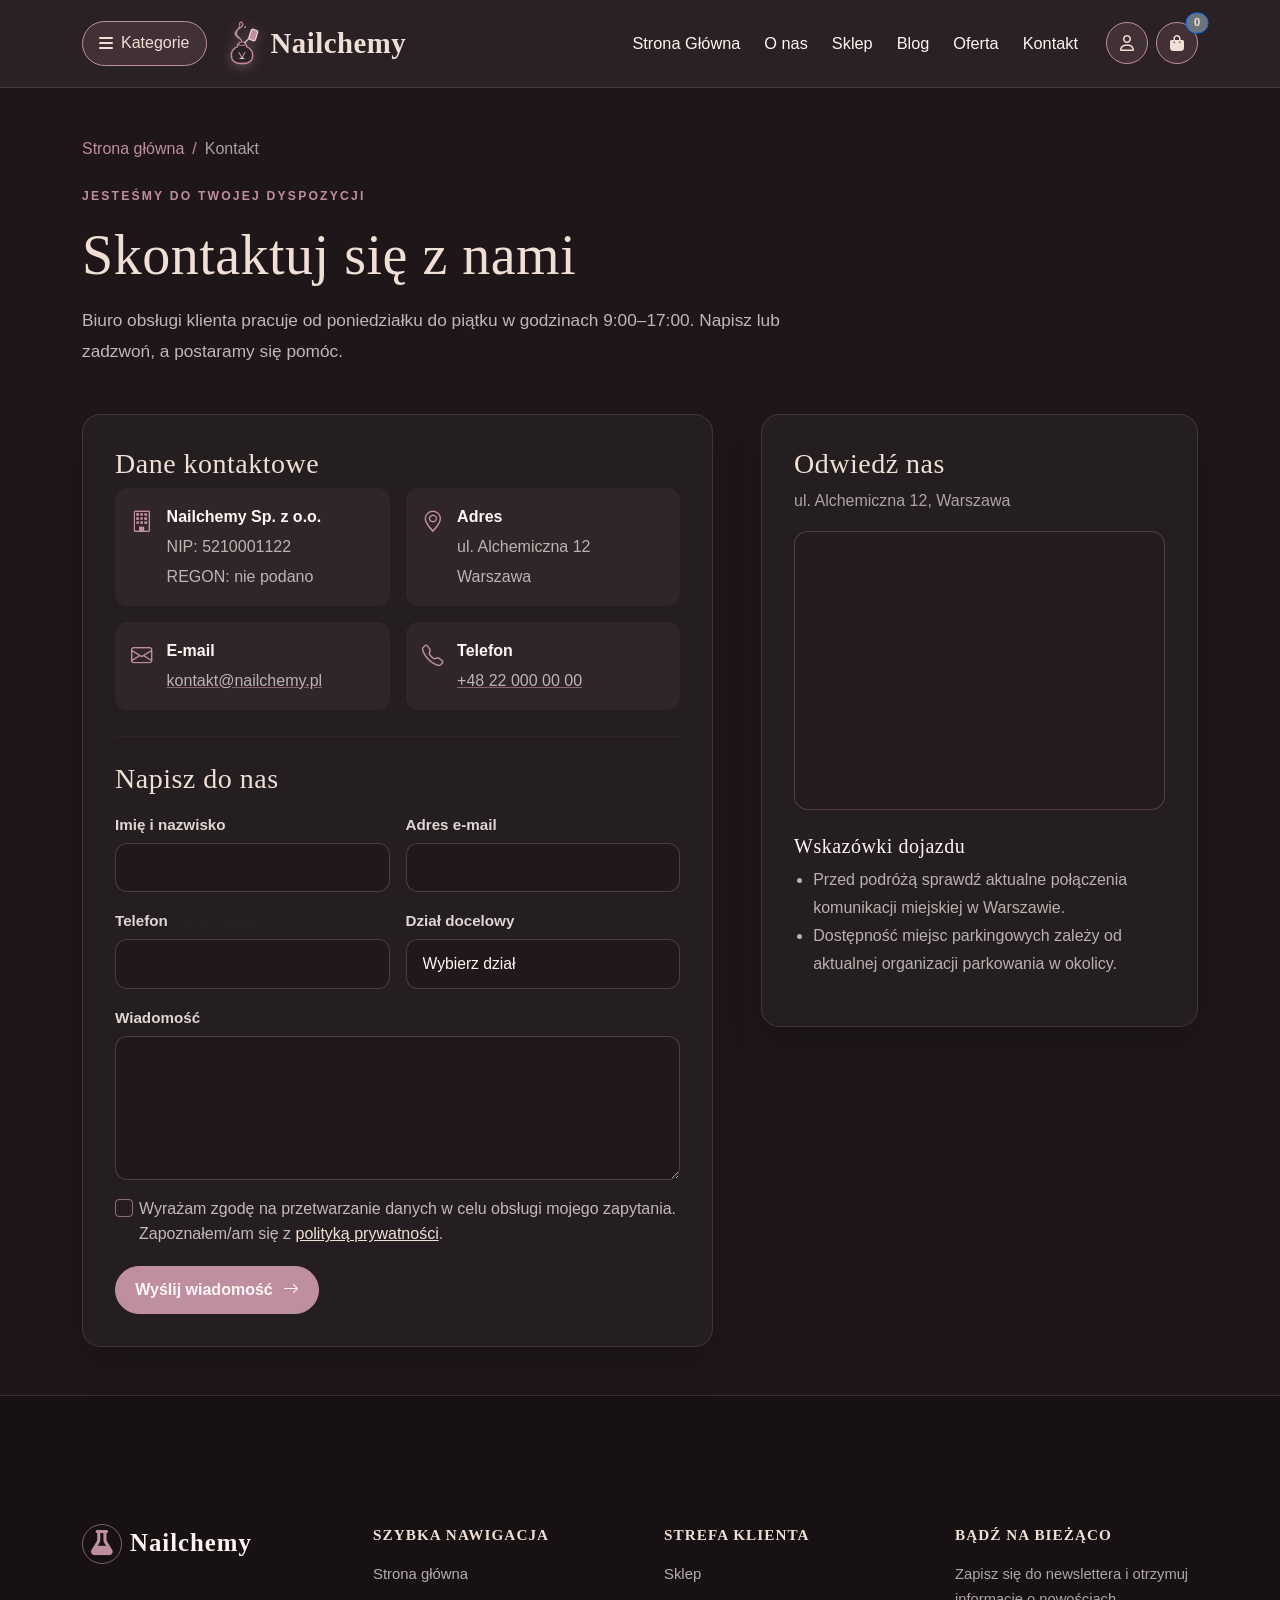
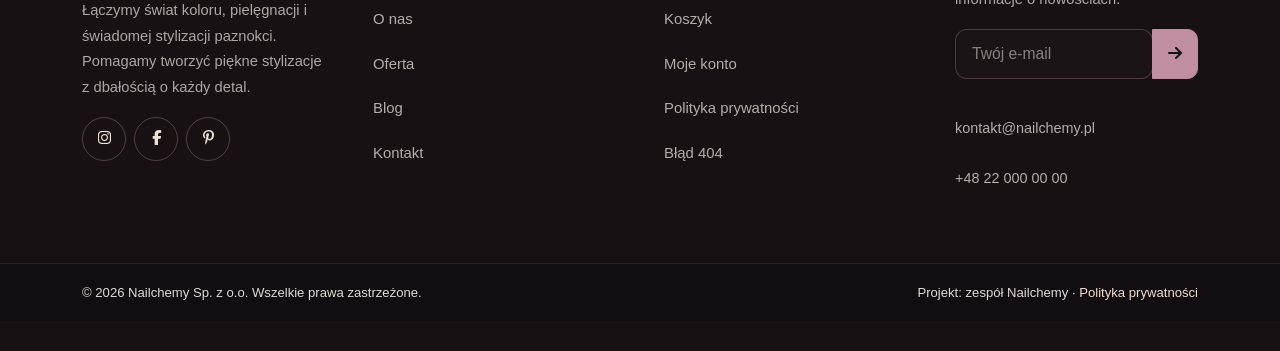
<file: kontakt.html>
<!DOCTYPE html>
<html lang="pl">
<head>
  <meta charset="UTF-8"><meta name="viewport" content="width=device-width, initial-scale=1.0">
  <title>Kontakt – Nailchemy</title>
  <meta name="description" content="Skontaktuj się z zespołem Nailchemy. Znajdź dane kontaktowe, godziny obsługi i formularz wiadomości.">
  <meta property="og:type" content="website"><meta property="og:title" content="Kontakt – Nailchemy"><meta property="og:description" content="Jesteśmy do Twojej dyspozycji. Skontaktuj się z Nailchemy."><meta property="og:image" content="https://images.unsplash.com/photo-1632345031435-8727f6897d53?auto=format&fit=crop&w=1200&q=80">
  <link href="https://cdn.jsdelivr.net/npm/bootstrap@5.3.2/dist/css/bootstrap.min.css" rel="stylesheet">
  <link rel="stylesheet" href="https://cdnjs.cloudflare.com/ajax/libs/font-awesome/6.4.2/css/all.min.css"><link rel="stylesheet" href="https://cdn.jsdelivr.net/npm/bootstrap-icons@1.11.3/font/bootstrap-icons.min.css">
  <link rel="stylesheet" href="css/style.css">
  <script type="application/ld+json">{"@context":"https://schema.org","@type":"LocalBusiness","name":"Nailchemy Sp. z o.o.","address":{"@type":"PostalAddress","streetAddress":"ul. Alchemiczna 12","addressLocality":"Warszawa","addressCountry":"PL"},"taxID":"5210001122","email":"kontakt@nailchemy.pl","telephone":"+48 22 000 00 00"}</script>
</head>
<body data-page="contact">
<script src="js/navbar.js"></script>
<main class="helper-page contact-page">
  <div class="container py-5">
    <nav aria-label="Nawigacja okruszkowa" class="mb-4"><ol class="breadcrumb helper-breadcrumb"><li class="breadcrumb-item"><a href="index.html">Strona główna</a></li><li class="breadcrumb-item active" aria-current="page">Kontakt</li></ol></nav>
    <header class="helper-page-header mb-5"><p class="helper-eyebrow">JESTEŚMY DO TWOJEJ DYSPOZYCJI</p><h1>Skontaktuj się z nami</h1><p class="helper-lead">Biuro obsługi klienta pracuje od poniedziałku do piątku w godzinach 9:00–17:00. Napisz lub zadzwoń, a postaramy się pomóc.</p></header>
    <div class="row g-4 g-xl-5 align-items-start">
      <div class="col-lg-7">
        <section class="helper-panel h-100" aria-labelledby="contact-data-heading">
          <h2 id="contact-data-heading" class="h3">Dane kontaktowe</h2>
          <div class="contact-details row g-3 mb-4">
            <div class="col-sm-6"><div class="contact-detail"><i class="bi bi-building" aria-hidden="true"></i><div><strong>Nailchemy Sp. z o.o.</strong><span>NIP: 5210001122</span><span>REGON: nie podano</span></div></div></div>
            <div class="col-sm-6"><div class="contact-detail"><i class="bi bi-geo-alt" aria-hidden="true"></i><div><strong>Adres</strong><span>ul. Alchemiczna 12</span><span>Warszawa</span></div></div></div>
            <div class="col-sm-6"><div class="contact-detail"><i class="bi bi-envelope" aria-hidden="true"></i><div><strong>E-mail</strong><a href="mailto:kontakt@nailchemy.pl">kontakt@nailchemy.pl</a></div></div></div>
            <div class="col-sm-6"><div class="contact-detail"><i class="bi bi-telephone" aria-hidden="true"></i><div><strong>Telefon</strong><a href="tel:+48220000000">+48 22 000 00 00</a></div></div></div>
          </div>
          <hr class="helper-divider">
          <h2 class="h3 mb-3">Napisz do nas</h2>
          <form id="contactForm" class="helper-form">
            <div class="row g-3">
              <div class="col-md-6"><label for="contactName" class="form-label">Imię i nazwisko</label><input class="form-control" type="text" id="contactName" name="name" autocomplete="name" required></div>
              <div class="col-md-6"><label for="contactEmail" class="form-label">Adres e-mail</label><input class="form-control" type="email" id="contactEmail" name="email" autocomplete="email" required></div>
              <div class="col-md-6"><label for="contactPhone" class="form-label">Telefon <span class="text-muted">(opcjonalnie)</span></label><input class="form-control" type="tel" id="contactPhone" name="phone" autocomplete="tel"></div>
              <div class="col-md-6"><label for="contactDepartment" class="form-label">Dział docelowy</label><select class="form-select" id="contactDepartment" name="department" required><option value="" selected disabled>Wybierz dział</option><option>Obsługa klienta</option><option>Współpraca</option><option>Reklamacje</option></select></div>
              <div class="col-12"><label for="contactMessage" class="form-label">Wiadomość</label><textarea class="form-control" id="contactMessage" name="message" rows="5" required></textarea></div>
              <div class="col-12"><div class="form-check"><input class="form-check-input" type="checkbox" value="yes" id="contactConsent" required><label class="form-check-label" for="contactConsent">Wyrażam zgodę na przetwarzanie danych w celu obsługi mojego zapytania. Zapoznałem/am się z <a href="polityka-prywatnosci.html">polityką prywatności</a>.</label></div></div>
              <div class="col-12 d-flex flex-column flex-sm-row align-items-sm-center gap-3"><button class="btn helper-button" type="submit">Wyślij wiadomość <i class="bi bi-arrow-right" aria-hidden="true"></i></button><span id="contactFeedback" class="form-feedback" role="status" aria-live="polite"></span></div>
            </div>
          </form>
        </section>
      </div>
      <aside class="col-lg-5" aria-labelledby="contact-location-heading">
        <section class="helper-panel contact-location-panel"><h2 id="contact-location-heading" class="h3">Odwiedź nas</h2><p class="helper-muted">ul. Alchemiczna 12, Warszawa</p>
          <div class="ratio ratio-4x3 contact-map"><iframe title="Mapa dojazdu do Nailchemy przy ulicy Alchemicznej 12 w Warszawie" src="https://www.google.com/maps?q=ul.+Alchemiczna+12,+Warszawa&output=embed" loading="lazy" referrerpolicy="no-referrer-when-downgrade" allowfullscreen></iframe></div>
          <h3 class="h5 mt-4">Wskazówki dojazdu</h3><ul class="contact-directions"><li>Przed podróżą sprawdź aktualne połączenia komunikacji miejskiej w Warszawie.</li><li>Dostępność miejsc parkingowych zależy od aktualnej organizacji parkowania w okolicy.</li></ul>
        </section>
      </aside>
    </div>
  </div>
</main>
<script src="js/footer.js"></script><script src="https://cdn.jsdelivr.net/npm/bootstrap@5.3.2/dist/js/bootstrap.bundle.min.js"></script><script src="js/main.js"></script>
<script>document.getElementById('contactForm').addEventListener('submit',function(e){e.preventDefault();document.getElementById('contactFeedback').textContent='Dziękujemy za wiadomość. To demonstracyjny formularz – nie wysyła danych na serwer.';this.reset();});</script>
</body></html>
</file>
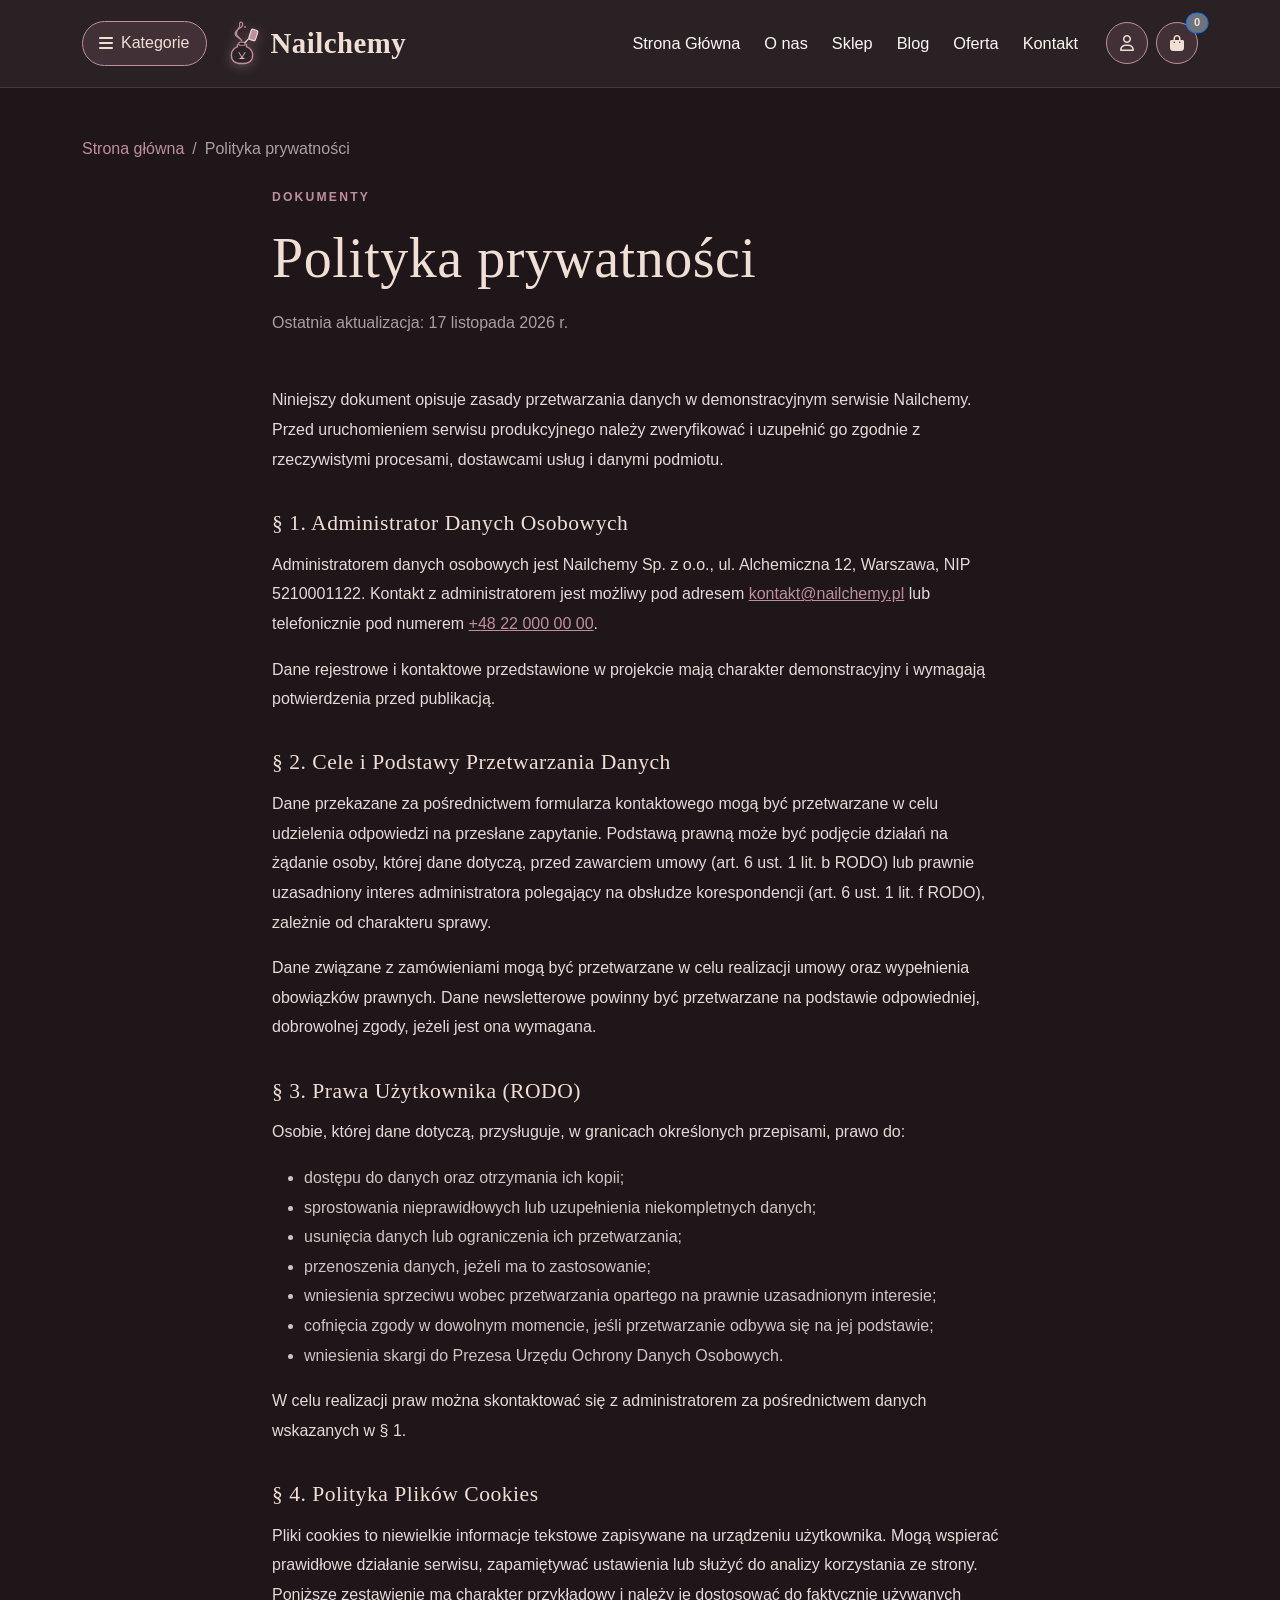
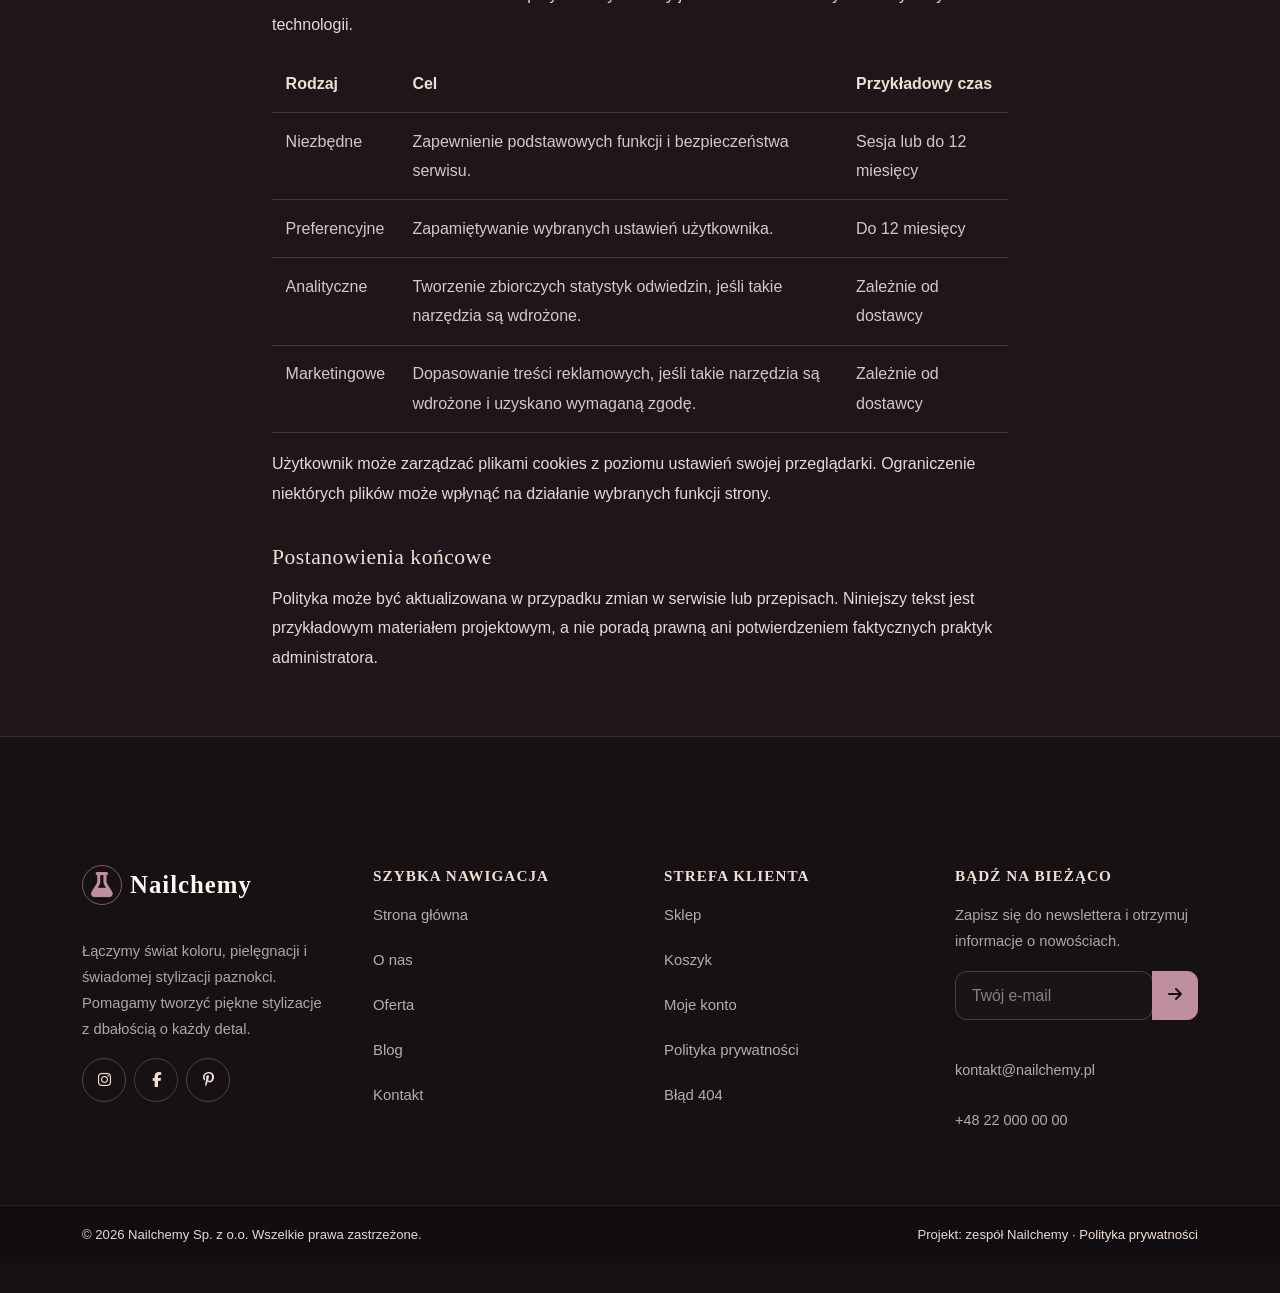
<file: polityka-prywatnosci.html>
<!DOCTYPE html>
<html lang="pl">
<head>
  <meta charset="UTF-8"><meta name="viewport" content="width=device-width, initial-scale=1.0">
  <title>Polityka prywatności – Nailchemy</title><meta name="description" content="Polityka prywatności serwisu Nailchemy. Informacje o administratorze, celach przetwarzania, prawach użytkownika i plikach cookies.">
  <meta property="og:type" content="website"><meta property="og:title" content="Polityka prywatności – Nailchemy"><meta property="og:description" content="Zasady przetwarzania danych i wykorzystywania plików cookies w serwisie Nailchemy."><meta property="og:image" content="https://images.unsplash.com/photo-1632345031435-8727f6897d53?auto=format&fit=crop&w=1200&q=80">
  <link href="https://cdn.jsdelivr.net/npm/bootstrap@5.3.2/dist/css/bootstrap.min.css" rel="stylesheet"><link rel="stylesheet" href="https://cdnjs.cloudflare.com/ajax/libs/font-awesome/6.4.2/css/all.min.css"><link rel="stylesheet" href="css/style.css">
  <script type="application/ld+json">{"@context":"https://schema.org","@type":"WebPage","name":"Polityka prywatności – Nailchemy","publisher":{"@type":"Organization","name":"Nailchemy Sp. z o.o."}}</script>
</head>
<body data-page="privacy">
<script src="js/navbar.js"></script>
<main class="helper-page privacy-page"><div class="container py-5">
  <nav aria-label="Nawigacja okruszkowa" class="mb-4"><ol class="breadcrumb helper-breadcrumb"><li class="breadcrumb-item"><a href="index.html">Strona główna</a></li><li class="breadcrumb-item active" aria-current="page">Polityka prywatności</li></ol></nav>
  <div class="row"><article class="col-12 col-lg-8 mx-auto privacy-article">
    <header class="helper-page-header mb-5"><p class="helper-eyebrow">DOKUMENTY</p><h1>Polityka prywatności</h1><p class="helper-muted">Ostatnia aktualizacja: 17 listopada 2026 r.</p></header>
    <p>Niniejszy dokument opisuje zasady przetwarzania danych w demonstracyjnym serwisie Nailchemy. Przed uruchomieniem serwisu produkcyjnego należy zweryfikować i uzupełnić go zgodnie z rzeczywistymi procesami, dostawcami usług i danymi podmiotu.</p>
    <section><h2>§ 1. Administrator Danych Osobowych</h2><p>Administratorem danych osobowych jest Nailchemy Sp. z o.o., ul. Alchemiczna 12, Warszawa, NIP 5210001122. Kontakt z administratorem jest możliwy pod adresem <a href="mailto:kontakt@nailchemy.pl">kontakt@nailchemy.pl</a> lub telefonicznie pod numerem <a href="tel:+48220000000">+48 22 000 00 00</a>.</p><p>Dane rejestrowe i kontaktowe przedstawione w projekcie mają charakter demonstracyjny i wymagają potwierdzenia przed publikacją.</p></section>
    <section><h2>§ 2. Cele i Podstawy Przetwarzania Danych</h2><p>Dane przekazane za pośrednictwem formularza kontaktowego mogą być przetwarzane w celu udzielenia odpowiedzi na przesłane zapytanie. Podstawą prawną może być podjęcie działań na żądanie osoby, której dane dotyczą, przed zawarciem umowy (art. 6 ust. 1 lit. b RODO) lub prawnie uzasadniony interes administratora polegający na obsłudze korespondencji (art. 6 ust. 1 lit. f RODO), zależnie od charakteru sprawy.</p><p>Dane związane z zamówieniami mogą być przetwarzane w celu realizacji umowy oraz wypełnienia obowiązków prawnych. Dane newsletterowe powinny być przetwarzane na podstawie odpowiedniej, dobrowolnej zgody, jeżeli jest ona wymagana.</p></section>
    <section><h2>§ 3. Prawa Użytkownika (RODO)</h2><p>Osobie, której dane dotyczą, przysługuje, w granicach określonych przepisami, prawo do:</p><ul><li>dostępu do danych oraz otrzymania ich kopii;</li><li>sprostowania nieprawidłowych lub uzupełnienia niekompletnych danych;</li><li>usunięcia danych lub ograniczenia ich przetwarzania;</li><li>przenoszenia danych, jeżeli ma to zastosowanie;</li><li>wniesienia sprzeciwu wobec przetwarzania opartego na prawnie uzasadnionym interesie;</li><li>cofnięcia zgody w dowolnym momencie, jeśli przetwarzanie odbywa się na jej podstawie;</li><li>wniesienia skargi do Prezesa Urzędu Ochrony Danych Osobowych.</li></ul><p>W celu realizacji praw można skontaktować się z administratorem za pośrednictwem danych wskazanych w § 1.</p></section>
    <section><h2>§ 4. Polityka Plików Cookies</h2><p>Pliki cookies to niewielkie informacje tekstowe zapisywane na urządzeniu użytkownika. Mogą wspierać prawidłowe działanie serwisu, zapamiętywać ustawienia lub służyć do analizy korzystania ze strony. Poniższe zestawienie ma charakter przykładowy i należy je dostosować do faktycznie używanych technologii.</p>
      <div class="table-responsive"><table class="table privacy-cookies-table"><thead><tr><th scope="col">Rodzaj</th><th scope="col">Cel</th><th scope="col">Przykładowy czas</th></tr></thead><tbody><tr><td>Niezbędne</td><td>Zapewnienie podstawowych funkcji i bezpieczeństwa serwisu.</td><td>Sesja lub do 12 miesięcy</td></tr><tr><td>Preferencyjne</td><td>Zapamiętywanie wybranych ustawień użytkownika.</td><td>Do 12 miesięcy</td></tr><tr><td>Analityczne</td><td>Tworzenie zbiorczych statystyk odwiedzin, jeśli takie narzędzia są wdrożone.</td><td>Zależnie od dostawcy</td></tr><tr><td>Marketingowe</td><td>Dopasowanie treści reklamowych, jeśli takie narzędzia są wdrożone i uzyskano wymaganą zgodę.</td><td>Zależnie od dostawcy</td></tr></tbody></table></div>
      <p>Użytkownik może zarządzać plikami cookies z poziomu ustawień swojej przeglądarki. Ograniczenie niektórych plików może wpłynąć na działanie wybranych funkcji strony.</p>
    </section>
    <section><h2>Postanowienia końcowe</h2><p>Polityka może być aktualizowana w przypadku zmian w serwisie lub przepisach. Niniejszy tekst jest przykładowym materiałem projektowym, a nie poradą prawną ani potwierdzeniem faktycznych praktyk administratora.</p></section>
  </article></div>
</div></main>
<script src="js/footer.js"></script><script src="https://cdn.jsdelivr.net/npm/bootstrap@5.3.2/dist/js/bootstrap.bundle.min.js"></script><script src="js/main.js"></script>
</body></html>
</file>
<file: css/style.css>
:root {
    --primary-color: #BF8EA0;   /* Rose Dusty Gold */
    --secondary-color: #664E56; /* Deep Warm Plum */
    --accent-color: #F0DFD5;    /* Soft Cream Nude */
    --text-color: #fff7f2;      /* Soft Silk Off-White */
    --bg-dark: #1E1619;         /* Deep Background */
    --bg-card: #2C2226;         /* Card Background */
    --bg-glass: rgba(44, 34, 38, 0.94);
    --font-heading: 'Palatino', 'URW Palladio L', serif;
    --font-body: 'Gill Sans', 'Gill Sans MT', Calibri, sans-serif;
    --transition-smooth: all 0.35s cubic-bezier(0.4, 0, 0.2, 1);
    --box-shadow-glow: 0 10px 30px rgba(191, 142, 160, 0.25);
}

html {
    scroll-behavior: smooth;
    font-size: 16px;
}

body {
    background-color: var(--bg-dark);
    color: var(--text-color);
    font-family: var(--font-body);
    line-height: 1.65;
    overflow-x: hidden;
}

h1, h2, h3, h4, h5, h6, .navbar-brand {
    font-family: var(--font-heading);
    color: var(--text-color);
    letter-spacing: 0.5px;
}

p {
    color: rgba(255, 247, 242, 0.88);
}

.text-accent {
    color: var(--accent-color) !important;
}

.text-primary-brand {
    color: var(--primary-color) !important;
}

/* Sekcja Title Wrapper */
.section-title-wrapper {
    text-align: center;
    margin-bottom: 3.5rem;
    position: relative;
}

.section-title-wrapper h2 {
    font-size: 2.3rem;
    font-weight: 700;
    display: inline-block;
    position: relative;
}

.section-title-wrapper h2::after {
    content: '';
    display: block;
    width: 65px;
    height: 3px;
    background: linear-gradient(90deg, var(--primary-color), var(--accent-color));
    margin: 12px auto 0 auto;
    border-radius: 2px;
}

/* Nawigacja Główna */
.navbar-custom {
    background-color: var(--bg-glass);
    backdrop-filter: blur(12px);
    -webkit-backdrop-filter: blur(12px);
    border-bottom: 1px solid rgba(191, 142, 160, 0.2);
    padding: 0.9rem 0;
    transition: var(--transition-smooth);
    z-index: 1040;
}

.btn-categories-trigger {
    background: rgba(191, 142, 160, 0.15);
    border: 1px solid var(--primary-color);
    color: var(--accent-color);
    padding: 8px 16px;
    border-radius: 50px;
    font-weight: 500;
    display: inline-flex;
    align-items: center;
    gap: 8px;
    transition: var(--transition-smooth);
    cursor: pointer;
}

.btn-categories-trigger:hover {
    background: var(--primary-color);
    color: #fff;
    box-shadow: 0 4px 15px rgba(191, 142, 160, 0.3);
}

.brand-logo-svg {
    width: 38px;
    height: 48px;
    display: inline-block;
    vertical-align: middle;
    filter: drop-shadow(0 2px 6px rgba(191, 142, 160, 0.4));
    transition: var(--transition-smooth);
}

.navbar-brand:hover .brand-logo-svg {
    transform: scale(1.08) rotate(-3deg);
    filter: drop-shadow(0 0 12px rgba(240, 223, 213, 0.7));
}

.navbar-brand {
    font-size: 1.8rem;
    font-weight: 700;
    color: var(--accent-color) !important;
    display: flex;
    align-items: center;
    gap: 10px;
    cursor: pointer;
}

.nav-link {
    color: var(--text-color) !important;
    font-size: 1.02rem;
    font-weight: 500;
    margin: 0 4px;
    cursor: pointer;
    transition: var(--transition-smooth);
}

.nav-link:hover, .nav-link.active {
    color: var(--accent-color) !important;
}

/* Ikony Akcji E-Commerce w Navbarze (Konto & Koszyk z badge '2') */
.nav-ecommerce-icon {
    background: rgba(191, 142, 160, 0.15);
    border: 1px solid var(--primary-color);
    color: var(--accent-color);
    width: 42px;
    height: 42px;
    border-radius: 50%;
    display: inline-flex;
    align-items: center;
    justify-content: center;
    transition: var(--transition-smooth);
    text-decoration: none;
    cursor: pointer;
}

.nav-ecommerce-icon:hover {
    background: var(--primary-color);
    color: #fff;
    box-shadow: 0 4px 15px rgba(191, 142, 160, 0.3);
    transform: translateY(-2px);
}

/* Offcanvas Drawers */
.offcanvas-custom {
    background-color: var(--bg-card);
    color: var(--text-color);
    border-color: rgba(191, 142, 160, 0.3);
    width: 380px !important;
    max-width: 85vw;
}

.offcanvas-header {
    border-bottom: 1px solid rgba(191, 142, 160, 0.25);
    padding: 1.5rem;
    background-color: rgba(30, 22, 25, 0.5);
}

.offcanvas-title {
    font-family: var(--font-heading);
    color: var(--accent-color);
    font-size: 1.35rem;
    display: flex;
    align-items: center;
    gap: 10px;
}

.category-group-title {
    font-family: var(--font-heading);
    color: var(--accent-color);
    font-size: 1.05rem;
    font-weight: 700;
    margin-top: 1rem;
    margin-bottom: 0.5rem;
    padding-bottom: 4px;
    border-bottom: 1px solid rgba(191, 142, 160, 0.2);
    display: flex;
    align-items: center;
    gap: 8px;
}

.category-item-link {
    color: rgba(255, 247, 242, 0.85);
    text-decoration: none;
    display: block;
    padding: 6px 10px;
    border-radius: 8px;
    font-size: 0.92rem;
    transition: var(--transition-smooth);
    cursor: pointer;
}

.category-item-link:hover {
    background: rgba(191, 142, 160, 0.15);
    color: var(--accent-color);
    padding-left: 14px;
}

/* Cart Drawer Items */
.cart-drawer-item {
    display: flex;
    align-items: center;
    gap: 14px;
    padding: 14px 0;
    border-bottom: 1px solid rgba(191, 142, 160, 0.15);
}

.cart-drawer-img {
    width: 65px;
    height: 65px;
    border-radius: 12px;
    object-fit: cover;
    border: 1px solid rgba(191, 142, 160, 0.3);
}

.cart-drawer-info {
    flex-grow: 1;
}

.cart-drawer-name {
    font-size: 0.95rem;
    font-weight: 600;
    color: var(--accent-color);
    margin-bottom: 3px;
}

.cart-drawer-price {
    font-size: 0.9rem;
    color: var(--text-color);
}

.cart-qty-btn {
    background: rgba(102, 78, 86, 0.4);
    border: 1px solid rgba(191, 142, 160, 0.3);
    color: #fff;
    width: 26px;
    height: 26px;
    border-radius: 50%;
    display: inline-flex;
    align-items: center;
    justify-content: center;
    cursor: pointer;
    font-size: 0.8rem;
    transition: var(--transition-smooth);
}

.cart-qty-btn:hover {
    background: var(--primary-color);
}

.cart-remove-btn {
    color: #ff6b6b;
    background: none;
    border: none;
    cursor: pointer;
    font-size: 0.9rem;
    padding: 4px;
    transition: var(--transition-smooth);
}

.cart-remove-btn:hover {
    color: #ff4d4d;
    transform: scale(1.1);
}

.cart-drawer-footer {
    border-top: 1px solid rgba(191, 142, 160, 0.25);
    padding: 1.5rem;
    background-color: rgba(30, 22, 25, 0.6);
}

/* Hero Section */
#hero {
    position: relative;
    padding: 160px 0 120px 0;
    background: linear-gradient(90deg, rgba(30, 22, 25, 0.88) 0%, rgba(30, 22, 25, 0.65) 50%, rgba(30, 22, 25, 0.35) 100%), 
                url('https://images.unsplash.com/photo-1604654894610-df63bc536371?auto=format&fit=crop&w=1920&q=80') center/cover no-repeat;
    overflow: hidden;
    min-height: 85vh;
    display: flex;
    align-items: center;
}

.hero-top-tag {
    font-size: 0.82rem;
    letter-spacing: 2.5px;
    text-transform: uppercase;
    color: rgba(240, 223, 213, 0.7);
    font-weight: 600;
    margin-bottom: 1rem;
}

.hero-title {
    font-size: clamp(3.2rem, 6vw, 5.2rem);
    font-weight: 400;
    line-height: 1.05;
    margin-bottom: 0.8rem;
    color: #ffffff;
    font-family: var(--font-heading);
}

.hero-subtitle-italic {
    font-size: clamp(1.3rem, 2.5vw, 1.8rem);
    font-style: italic;
    font-family: var(--font-heading);
    color: var(--accent-color);
    margin-bottom: 1.8rem;
    font-weight: 400;
}

.hero-description {
    font-size: 0.98rem;
    margin-bottom: 2.5rem;
    max-width: 540px;
    color: rgba(255, 247, 242, 0.85);
    line-height: 1.7;
}

.btn-hero-solid {
    background-color: var(--primary-color);
    color: #ffffff;
    border: none;
    padding: 13px 32px;
    font-weight: 600;
    border-radius: 50px;
    font-size: 0.95rem;
    transition: var(--transition-smooth);
    text-decoration: none;
    display: inline-block;
    cursor: pointer;
}

.btn-hero-solid:hover {
    background-color: #cb9ab0;
    color: #ffffff;
    transform: translateY(-2px);
    box-shadow: 0 6px 20px rgba(191, 142, 160, 0.4);
}

.btn-hero-outline {
    background: transparent;
    color: #ffffff;
    border: 1px solid rgba(255, 255, 255, 0.6);
    padding: 13px 32px;
    font-weight: 500;
    border-radius: 50px;
    font-size: 0.95rem;
    transition: var(--transition-smooth);
    text-decoration: none;
    display: inline-block;
    cursor: pointer;
}

.btn-hero-outline:hover {
    background: rgba(255, 255, 255, 0.1);
    color: #ffffff;
    border-color: #ffffff;
    transform: translateY(-2px);
}

/* About & Stats */
.about-content {
    background: var(--bg-card);
    border: 1px solid rgba(191, 142, 160, 0.15);
    border-radius: 24px;
    padding: 2.5rem;
    box-shadow: 0 10px 30px rgba(0,0,0,0.3);
    height: 100%;
}

.about-stat-box {
    background: rgba(102, 78, 86, 0.25);
    border: 1px solid rgba(191, 142, 160, 0.2);
    border-radius: 16px;
    padding: 1.2rem;
    text-align: center;
    transition: var(--transition-smooth);
}

.about-stat-box:hover {
    border-color: var(--primary-color);
    transform: translateY(-4px);
    background: rgba(102, 78, 86, 0.4);
}

.about-stat-number {
    font-family: var(--font-heading);
    font-size: 2.2rem;
    font-weight: 700;
    color: var(--accent-color);
    margin-bottom: 2px;
}

.about-stat-label {
    font-size: 0.88rem;
    color: rgba(255, 247, 242, 0.75);
    text-transform: uppercase;
    letter-spacing: 1px;
}

.about-img-container {
    position: relative;
    border-radius: 24px;
    overflow: hidden;
    height: 100%;
    min-height: 380px;
    border: 1px solid rgba(191, 142, 160, 0.2);
}

.about-img-container img {
    width: 100%;
    height: 100%;
    object-fit: cover;
}

/* E-Commerce Cards & Product Cards */
.bestseller-card, .card-alchemy, .product-card-ecommerce {
    background: var(--bg-card);
    border: 1px solid rgba(191, 142, 160, 0.25);
    border-radius: 20px;
    overflow: hidden;
    transition: var(--transition-smooth);
    height: 100%;
    display: flex;
    flex-direction: column;
}

.bestseller-card:hover, .card-alchemy:hover, .product-card-ecommerce:hover {
    transform: translateY(-6px);
    border-color: var(--primary-color);
    box-shadow: var(--box-shadow-glow);
}

.bestseller-img-box, .card-alchemy-img-wrap, .product-card-img-wrap {
    position: relative;
    height: 240px;
    overflow: hidden;
    background: #140E10;
}

.bestseller-img-box img, .card-alchemy-img-wrap img, .product-card-img-wrap img {
    width: 100%;
    height: 100%;
    object-fit: cover;
    transition: transform 0.5s ease;
}

.bestseller-card:hover .bestseller-img-box img, .card-alchemy:hover .card-alchemy-img-wrap img, .product-card-ecommerce:hover .product-card-img-wrap img {
    transform: scale(1.07);
}

.bestseller-tag, .card-badge, .product-badge-promo {
    position: absolute;
    top: 15px;
    left: 15px;
    background: rgba(30, 22, 25, 0.85);
    backdrop-filter: blur(6px);
    color: var(--accent-color);
    border: 1px solid var(--primary-color);
    font-size: 0.75rem;
    font-weight: 700;
    padding: 4px 12px;
    border-radius: 50px;
    text-transform: uppercase;
}

.card-badge, .product-badge-promo {
    left: auto;
    right: 15px;
    background: var(--secondary-color);
}

.bestseller-body, .card-alchemy-body, .product-card-body {
    padding: 1.8rem;
    display: flex;
    flex-direction: column;
    flex-grow: 1;
}

.bestseller-title, .card-alchemy-title, .product-title-ec {
    font-size: 1.15rem;
    color: var(--accent-color);
    margin-bottom: 0.6rem;
    font-family: var(--font-heading);
}

.bestseller-desc, .card-alchemy-text {
    font-size: 0.92rem;
    color: rgba(255, 247, 242, 0.8);
    margin-bottom: 1.2rem;
    flex-grow: 1;
}

.bestseller-action, .card-alchemy-footer {
    display: flex;
    align-items: center;
    justify-content: space-between;
    border-top: 1px solid rgba(191, 142, 160, 0.15);
    padding-top: 1rem;
}

.product-rating {
    color: #f39c12;
    font-size: 0.85rem;
    margin-bottom: 0.5rem;
}

.product-price-box {
    display: flex;
    align-items: baseline;
    gap: 10px;
    margin-bottom: 1.2rem;
}

.product-current-price {
    font-size: 1.2rem;
    font-weight: 700;
    color: var(--text-color);
}

.product-old-price {
    font-size: 0.95rem;
    color: rgba(255, 247, 242, 0.5);
    text-decoration: line-through;
}

/* Offer Cards */
.offer-card {
    background-color: var(--bg-card);
    border: 1px solid rgba(191, 142, 160, 0.2);
    border-radius: 20px;
    padding: 2.2rem 2rem 1.8rem 2rem;
    height: 100%;
    display: flex;
    flex-direction: column;
    transition: var(--transition-smooth);
    position: relative;
}

.offer-card:hover {
    transform: translateY(-6px);
    box-shadow: 0 12px 30px rgba(0,0,0,0.4);
}

.offer-card-featured {
    background-color: var(--accent-color);
    color: var(--bg-dark);
}

.offer-card-featured p,
.offer-card-featured .offer-price,
.offer-card-featured .offer-arrow,
.offer-card-featured .offer-title {
    color: var(--bg-dark) !important;
}

.offer-icon-circle {
    width: 54px;
    height: 54px;
    border-radius: 50%;
    background: rgba(191, 142, 160, 0.25);
    color: var(--text-color);
    display: inline-flex;
    align-items: center;
    justify-content: center;
    font-size: 1.25rem;
    margin-bottom: 1.8rem;
}

.offer-card-featured .offer-icon-circle {
    background: var(--secondary-color);
    color: var(--accent-color);
}

.offer-bestseller-badge {
    position: absolute;
    top: 2rem;
    left: 2rem;
    background-color: var(--secondary-color);
    color: #fff;
    font-size: 0.72rem;
    font-weight: 700;
    letter-spacing: 1.5px;
    padding: 4px 14px;
    border-radius: 50px;
    text-transform: uppercase;
}

.offer-title {
    font-family: var(--font-heading);
    font-size: 1.6rem;
    font-weight: 500;
    margin-bottom: 1rem;
}

.offer-desc {
    font-size: 0.95rem;
    line-height: 1.6;
    margin-bottom: 2.5rem;
    flex-grow: 1;
}

.offer-footer {
    display: flex;
    align-items: center;
    justify-content: space-between;
    border-top: 1px solid rgba(191, 142, 160, 0.15);
    padding-top: 1.2rem;
    margin-top: auto;
}

.offer-price {
    font-size: 1.05rem;
    font-weight: 600;
    color: var(--text-color);
}

.offer-arrow {
    font-size: 1.2rem;
    color: var(--text-color);
    transition: var(--transition-smooth);
}

.offer-card:hover .offer-arrow {
    transform: translateX(5px);
}

/* Sidebar & Blog Components */
.sidebar-box, .sticky-summary-box {
    background: var(--bg-card);
    border: 1px solid rgba(191, 142, 160, 0.2);
    border-radius: 20px;
    padding: 2rem;
    margin-bottom: 2rem;
    box-shadow: 0 10px 30px rgba(0,0,0,0.3);
}

.sticky-summary-box {
    position: sticky;
    top: 110px;
}

.sidebar-title {
    font-size: 1.2rem;
    color: var(--accent-color);
    margin-bottom: 1.2rem;
    padding-bottom: 8px;
    border-bottom: 1px solid rgba(191, 142, 160, 0.2);
}

.category-badge-item {
    display: flex;
    justify-content: space-between;
    align-items: center;
    padding: 8px 12px;
    border-radius: 10px;
    color: var(--text-color);
    text-decoration: none;
    transition: var(--transition-smooth);
    margin-bottom: 6px;
    background: rgba(102, 78, 86, 0.15);
    cursor: pointer;
}

.category-badge-item:hover {
    background: rgba(191, 142, 160, 0.25);
    color: var(--accent-color);
    padding-left: 16px;
}

.badge-count {
    background-color: var(--secondary-color);
    color: var(--accent-color);
    border: 1px solid var(--primary-color);
    font-size: 0.75rem;
    padding: 3px 8px;
    border-radius: 50px;
}

.sidebar-featured-item {
    display: flex;
    gap: 12px;
    align-items: center;
    margin-bottom: 1rem;
    text-decoration: none;
    cursor: pointer;
    transition: var(--transition-smooth);
}

.sidebar-featured-item:hover {
    opacity: 0.85;
}

.sidebar-featured-img {
    width: 70px;
    height: 70px;
    border-radius: 10px;
    object-fit: cover;
    border: 1px solid rgba(191, 142, 160, 0.3);
}

.sidebar-featured-title {
    font-size: 0.9rem;
    color: var(--accent-color);
    font-weight: 600;
    margin-bottom: 2px;
}

/* Single Article View */
.article-container {
    max-width: 840px;
    margin: 0 auto;
    background: var(--bg-card);
    border: 1px solid rgba(191, 142, 160, 0.2);
    border-radius: 24px;
    padding: 3rem;
    box-shadow: 0 15px 40px rgba(0,0,0,0.4);
}

.article-lead {
    font-size: 1.25rem;
    font-family: var(--font-heading);
    color: var(--accent-color);
    font-style: italic;
    line-height: 1.6;
    margin-bottom: 2rem;
    border-left: 4px solid var(--primary-color);
    padding-left: 1.2rem;
}

.table-alchemy {
    color: var(--text-color);
    border-color: rgba(191, 142, 160, 0.25);
}

.table-alchemy th {
    background-color: var(--secondary-color);
    color: var(--accent-color);
    border-color: rgba(191, 142, 160, 0.3);
}

.table-alchemy td {
    background-color: rgba(30, 22, 25, 0.6);
    color: rgba(255, 247, 242, 0.9);
    border-color: rgba(191, 142, 160, 0.2);
}

.author-box {
    background: rgba(102, 78, 86, 0.25);
    border: 1px solid rgba(191, 142, 160, 0.3);
    border-radius: 16px;
    padding: 2rem;
    display: flex;
    align-items: center;
    gap: 20px;
    margin: 3rem 0;
}

.author-avatar {
    width: 90px;
    height: 90px;
    border-radius: 50%;
    object-fit: cover;
    border: 2px solid var(--primary-color);
    flex-shrink: 0;
}

.comment-card {
    background: rgba(30, 22, 25, 0.7);
    border: 1px solid rgba(191, 142, 160, 0.2);
    border-radius: 16px;
    padding: 1.5rem;
    margin-bottom: 1.2rem;
}

.cart-table-img {
    width: 75px;
    height: 75px;
    border-radius: 12px;
    object-fit: cover;
    border: 1px solid rgba(191, 142, 160, 0.25);
}

.account-sidebar {
    background: var(--bg-card);
    border: 1px solid rgba(191, 142, 160, 0.2);
    border-radius: 20px;
    padding: 1.5rem;
}

.account-sidebar .nav-link {
    color: rgba(255, 247, 242, 0.85);
    padding: 12px 16px;
    border-radius: 12px;
    margin-bottom: 6px;
    transition: var(--transition-smooth);
    cursor: pointer;
}

.account-sidebar .nav-link:hover,
.account-sidebar .nav-link.active {
    background: rgba(191, 142, 160, 0.2);
    color: var(--accent-color);
    padding-left: 20px;
}

/* Forms & Inputs */
.form-control, .form-select {
    background-color: rgba(30, 22, 25, 0.7) !important;
    border: 1px solid rgba(191, 142, 160, 0.3) !important;
    color: var(--text-color) !important;
    border-radius: 12px !important;
    padding: 12px 16px !important;
    font-size: 0.98rem;
    transition: var(--transition-smooth);
}

.form-control:focus, .form-select:focus {
    background-color: rgba(30, 22, 25, 0.9) !important;
    border-color: var(--primary-color) !important;
    box-shadow: 0 0 0 0.25rem rgba(191, 142, 160, 0.25) !important;
}

.form-control::placeholder {
    color: rgba(255, 247, 242, 0.4);
}

.form-label {
    font-weight: 500;
    color: var(--accent-color);
    margin-bottom: 6px;
    font-size: 0.95rem;
}

/* Footer */
footer {
    background-color: #140E10;
    border-top: 1px solid rgba(191, 142, 160, 0.2);
    padding: 70px 0 30px 0;
    color: rgba(255, 247, 242, 0.7);
    font-size: 0.93rem;
}

.footer-brand {
    font-size: 1.8rem;
    font-family: var(--font-heading);
    color: var(--accent-color);
    font-weight: 700;
    margin-bottom: 1rem;
    display: inline-block;
    text-decoration: none;
    cursor: pointer;
}

.footer-links-list {
    list-style: none;
    padding: 0;
    margin: 0;
}

.footer-links-list li {
    margin-bottom: 10px;
}

.footer-links-list a {
    color: rgba(255, 247, 242, 0.7);
    text-decoration: none;
    transition: var(--transition-smooth);
    cursor: pointer;
}

.footer-links-list a:hover {
    color: var(--accent-color);
    padding-left: 5px;
}

.footer-bottom {
    border-top: 1px solid rgba(255, 255, 255, 0.08);
    padding-top: 25px;
    margin-top: 50px;
}

/* Pagination */
.pagination .page-link {
    background-color: var(--bg-card);
    border-color: rgba(191, 142, 160, 0.3);
    color: var(--text-color);
}

.pagination .page-item.active .page-link {
    background-color: var(--primary-color);
    border-color: var(--primary-color);
    color: #fff;
}

.pagination .page-link:hover {
    background-color: rgba(191, 142, 160, 0.2);
    color: var(--accent-color);
}

/* Breadcrumbs */
.breadcrumb-custom .breadcrumb-item + .breadcrumb-item::before,
.breadcrumb .breadcrumb-item + .breadcrumb-item::before {
    color: var(--primary-color);
}
.breadcrumb-custom a, .breadcrumb a {
    color: var(--accent-color);
    text-decoration: none;
    cursor: pointer;
}

/* ===== Stan aktywny linku w navbarze (dodawany przez js/navbar.js) ===== */
.navbar-custom .nav-link.active {
    color: var(--primary-color) !important;
}
.cursor-pointer { cursor: pointer; }


/* Koszyk – spójny wygląd, edycja ilości i czytelne przyciski akcji */
.cart-page .sticky-summary-box {
    background: linear-gradient(145deg, rgba(44, 34, 38, 0.98), rgba(35, 26, 30, 0.98));
    border-color: rgba(191, 142, 160, 0.28);
}
.cart-table {
    --bs-table-bg: transparent;
    --bs-table-color: var(--text-color);
    --bs-table-border-color: rgba(191, 142, 160, 0.18);
    margin-bottom: 0;
}
.cart-table thead th {
    color: rgba(255, 247, 242, 0.62);
    font-size: 0.82rem;
    font-weight: 600;
    white-space: nowrap;
    border-bottom-color: rgba(191, 142, 160, 0.3);
}
.cart-table td { vertical-align: middle; white-space: nowrap; }
.cart-table td:first-child { min-width: 245px; white-space: normal; }
.cart-quantity-control { display: inline-flex; align-items: center; gap: 8px; }
.cart-quantity-control.is-compact { gap: 7px; margin-top: 8px; }
.cart-quantity-input {
    width: 48px;
    height: 30px;
    padding: 2px 4px;
    text-align: center;
    color: var(--text-color);
    background: rgba(30, 22, 25, 0.8);
    border: 1px solid rgba(191, 142, 160, 0.35);
    border-radius: 8px;
    font-size: 0.9rem;
}
.cart-quantity-input::-webkit-inner-spin-button,
.cart-quantity-input::-webkit-outer-spin-button { opacity: 1; }
.cart-qty-btn { flex: 0 0 28px; }
.cart-empty-message { color: rgba(255, 247, 242, 0.65); text-align: center; padding: 2rem 0; }
.cart-action-button {
    color: var(--text-color) !important;
    background: transparent !important;
    border: 1px solid rgba(240, 223, 213, 0.42) !important;
    font-weight: 600;
    box-shadow: none;
    transition: background-color .25s ease, border-color .25s ease, box-shadow .25s ease, transform .25s ease;
}
.cart-action-button:hover,
.cart-action-button:focus-visible {
    color: var(--text-color) !important;
    background: rgba(191, 142, 160, 0.18) !important;
    border-color: var(--primary-color) !important;
    box-shadow: 0 0 0 4px rgba(191, 142, 160, 0.12), 0 8px 22px rgba(0, 0, 0, 0.2);
    transform: translateY(-2px);
}
.cart-action-button:disabled { opacity: .45; cursor: not-allowed; transform: none; box-shadow: none; }
.cart-drawer-item .cart-remove-btn { flex-shrink: 0; }
.cart-summary-panel { top: 110px; }
@media (max-width: 767px) {
    .cart-page .sticky-summary-box { padding: 1.15rem !important; }
    .cart-table td:first-child { min-width: 210px; }
}

/* Sklep: czytelne przyciski i ukrycie natywnych strzałek pól ilości */
.cart-quantity-input { appearance: textfield; -moz-appearance: textfield; }
.cart-quantity-input::-webkit-inner-spin-button,
.cart-quantity-input::-webkit-outer-spin-button { -webkit-appearance: none; margin: 0; }
.shop-product-actions { display: grid; grid-template-columns: 1fr; gap: .55rem; margin-top: auto; padding-top: .9rem; }
.shop-product-actions .btn { min-height: 38px; font-weight: 600; color: var(--text-color, #fff7f2); border: 1px solid rgba(240,223,213,.55); background: transparent; transition: background-color .2s ease, border-color .2s ease, box-shadow .2s ease, transform .2s ease; }
.shop-product-actions .btn:hover,
.shop-product-actions .btn:focus-visible { color: var(--text-color, #fff7f2); background: rgba(191,142,160,.22); border-color: var(--primary-color, #bf8ea0); box-shadow: 0 0 0 3px rgba(191,142,160,.13); transform: translateY(-1px); }
.shop-filter-actions { display: grid; grid-template-columns: 1fr 1fr; gap: .55rem; }
.shop-filter-actions .btn { white-space: nowrap; }
.shop-no-results { grid-column: 1 / -1; padding: 3rem 1rem; text-align: center; color: rgba(255,247,242,.7); background: var(--bg-card); border: 1px solid rgba(191,142,160,.2); border-radius: 1rem; }

/* Blog: aktywne, klikalne kategorie */
.blog-category-filter {
    width: 100%;
    border: 1px solid transparent;
    font: inherit;
    text-align: left;
}
.blog-category-filter.active {
    background: rgba(191, 142, 160, 0.28);
    border-color: rgba(191, 142, 160, 0.55);
    color: var(--accent-color);
}
.blog-category-clear {
    display: inline-flex;
    align-items: center;
    justify-content: center;
    margin-top: 10px;
    padding: 7px 12px;
    border: 1px solid rgba(191, 142, 160, 0.35);
    border-radius: 999px;
    background: transparent;
    color: var(--text-color);
    font-size: 0.85rem;
    transition: var(--transition-smooth);
}
.blog-category-clear:hover {
    background: rgba(191, 142, 160, 0.2);
    color: var(--accent-color);
}

/* Konto: spójne tabele i przełączane sekcje */
.account-panel[hidden],
.blog .col-md-6[hidden] {
    display: none !important;
}
.account-orders-table {
    --bs-table-bg: transparent;
    --bs-table-color: var(--text-color);
    --bs-table-border-color: rgba(191, 142, 160, 0.2);
    --bs-table-hover-bg: rgba(191, 142, 160, 0.08);
    --bs-table-hover-color: var(--text-color);
    color: var(--text-color) !important;
    background: transparent !important;
}
.account-orders-table > :not(caption) > * > * {
    color: var(--text-color) !important;
    background: transparent !important;
    border-color: rgba(191, 142, 160, 0.2) !important;
    box-shadow: none !important;
    padding: 14px 12px;
}
.account-orders-table thead th {
    color: rgba(255, 247, 242, 0.65) !important;
    font-weight: 600;
}
.account-order-status {
    display: inline-block;
    padding: 5px 10px;
    border: 1px solid rgba(191, 142, 160, 0.4);
    border-radius: 999px;
    color: var(--accent-color);
    background: rgba(191, 142, 160, 0.12);
    white-space: nowrap;
}
.account-save-button {
    color: var(--text-color);
    border: 1px solid rgba(191, 142, 160, 0.5);
    transition: var(--transition-smooth);
}
.account-save-button:hover {
    color: var(--text-color);
    background: rgba(191, 142, 160, 0.25);
    border-color: var(--primary-color);
}
.account-sidebar .nav-link[aria-selected="true"] {
    background: rgba(191, 142, 160, 0.2);
    color: var(--accent-color);
}
@media (max-width: 767.98px) {
    .account-orders-table { min-width: 560px; }
    .account-panel { padding: 1.25rem !important; }
    .blog-category-filter { min-height: 42px; }
}


/* STRONY POMOCNICZE I STOPKA */
.site-footer { margin-top: 0; color: var(--text-color, #fff7f2); background: #171114; border-top: 1px solid rgba(191,142,160,.22); }
.footer-main { padding-top: 3.5rem; padding-bottom: 3.25rem; }
.footer-brand { color: var(--text-color, #fff7f2); text-decoration: none; font-family: Georgia,serif; font-size: 1.55rem; letter-spacing: .04em; }
.footer-brand:hover { color: var(--accent-color, #f0dfd5); }
.footer-brand-mark { display: inline-flex; align-items: center; justify-content: center; width: 2.5rem; height: 2.5rem; border: 1px solid rgba(191,142,160,.6); border-radius: 50%; color: var(--primary-color, #bf8ea0); }
.footer-description { max-width: 27rem; margin: 1rem 0; color: rgba(255,247,242,.65); line-height: 1.75; font-size: .92rem; }
.footer-heading { margin: .25rem 0 1.1rem; color: var(--accent-color, #f0dfd5); font-size: .95rem; font-weight: 700; letter-spacing: .07em; text-transform: uppercase; }
.footer-links-list { display: grid; gap: .65rem; padding: 0; margin: 0; list-style: none; }
.footer-links-list a, .footer-contact-short a { color: rgba(255,247,242,.68); text-decoration: none; transition: color .2s ease; }
.footer-links-list a:hover, .footer-contact-short a:hover { color: var(--accent-color, #f0dfd5); }
.footer-social a { display: inline-flex; align-items: center; justify-content: center; width: 2.75rem; height: 2.75rem; border: 1px solid rgba(191,142,160,.35); border-radius: 50%; color: var(--accent-color, #f0dfd5); text-decoration: none; }
.footer-social a:hover { color: #171114; background: var(--primary-color, #bf8ea0); }
.footer-input, .helper-form .form-control, .helper-form .form-select, .error-search .form-control { min-height: 2.9rem; color: var(--text-color, #fff7f2); background: rgba(255,255,255,.055); border: 1px solid rgba(191,142,160,.35); border-radius: .65rem; }
.footer-input::placeholder, .helper-form .form-control::placeholder, .error-search .form-control::placeholder { color: rgba(255,247,242,.48); }
.footer-input:focus, .helper-form .form-control:focus, .helper-form .form-select:focus, .error-search .form-control:focus { color: var(--text-color, #fff7f2); background: rgba(255,255,255,.08); border-color: var(--primary-color, #bf8ea0); box-shadow: 0 0 0 .2rem rgba(191,142,160,.16); }
.footer-submit { min-width: 2.9rem; color: #171114; background: var(--primary-color, #bf8ea0); border: 1px solid var(--primary-color, #bf8ea0); border-radius: .65rem; }
.footer-form-feedback { min-height: 1.2rem; margin: .45rem 0; color: var(--accent-color, #f0dfd5); font-size: .78rem; }
.footer-contact-short { display: grid; gap: .4rem; margin-top: .75rem; font-size: .9rem; }
.footer-legal { padding: 1.1rem 0; color: rgba(255,247,242,.55); background: rgba(0,0,0,.22); border-top: 1px solid rgba(191,142,160,.15); font-size: .82rem; text-align: center; }
.footer-legal a { color: var(--accent-color, #f0dfd5); text-decoration: none; }
.footer-legal a:hover { text-decoration: underline; }
.helper-page { min-height: 60vh; color: var(--text-color, #fff7f2); }
.helper-page-header { max-width: 52rem; }
.helper-page-header h1 { margin: .25rem 0 1rem; font-family: Georgia,serif; font-size: clamp(2.1rem,5vw,3.5rem); color: var(--accent-color, #f0dfd5); }
.helper-eyebrow { color: var(--primary-color, #bf8ea0); font-size: .76rem; font-weight: 700; letter-spacing: .18em; }
.helper-lead { max-width: 48rem; color: rgba(255,247,242,.72); font-size: 1.08rem; line-height: 1.75; }
.helper-muted { color: rgba(255,247,242,.62); }
.helper-breadcrumb { --bs-breadcrumb-divider-color: rgba(255,247,242,.38); }
.helper-breadcrumb a { color: var(--primary-color, #bf8ea0); text-decoration: none; }
.helper-breadcrumb .active { color: rgba(255,247,242,.62); }
.helper-panel { padding: clamp(1.2rem,3vw,2rem); background: rgba(255,255,255,.035); border: 1px solid rgba(191,142,160,.2); border-radius: 1.15rem; box-shadow: 0 1rem 2.5rem rgba(0,0,0,.12); }
.helper-panel h2 { color: var(--accent-color, #f0dfd5); }
.contact-detail { display: flex; align-items: flex-start; gap: .85rem; height: 100%; padding: 1rem; border-radius: .8rem; background: rgba(191,142,160,.07); }
.contact-detail > i { color: var(--primary-color, #bf8ea0); font-size: 1.35rem; }
.contact-detail div { display: grid; gap: .2rem; min-width: 0; }
.contact-detail span, .contact-detail a { color: rgba(255,247,242,.68); overflow-wrap: anywhere; }
.contact-detail a { text-decoration-color: rgba(191,142,160,.6); }
.helper-divider { border-color: rgba(191,142,160,.25); margin: 1.6rem 0; }
.helper-form .form-label { color: rgba(255,247,242,.85); font-weight: 600; }
.helper-form .form-select option { color: #21191d; }
.helper-form .form-check-input { width: 1.15rem; height: 1.15rem; margin-top: .2rem; background-color: transparent; border-color: rgba(191,142,160,.7); }
.helper-form .form-check-input:checked { background-color: var(--primary-color, #bf8ea0); border-color: var(--primary-color, #bf8ea0); }
.helper-form .form-check-label { color: rgba(255,247,242,.72); line-height: 1.6; }
.helper-form .form-check-label a { color: var(--accent-color, #f0dfd5); }
.helper-button { display: inline-flex; align-items: center; justify-content: center; gap: .65rem; min-height: 44px; padding: .7rem 1.2rem; color: #21191d; background: var(--primary-color, #bf8ea0); border: 1px solid var(--primary-color, #bf8ea0); border-radius: 999px; font-weight: 700; text-decoration: none; transition: .2s ease; }
.helper-button:hover, .helper-button:focus-visible { color: #21191d; background: var(--accent-color, #f0dfd5); border-color: var(--accent-color, #f0dfd5); transform: translateY(-1px); }
.helper-button-outline { color: var(--accent-color, #f0dfd5); background: transparent; border-color: rgba(191,142,160,.55); }
.helper-button-outline:hover, .helper-button-outline:focus-visible { color: #21191d; }
.form-feedback { color: var(--accent-color, #f0dfd5); font-size: .9rem; }
.contact-map { overflow: hidden; border: 1px solid rgba(191,142,160,.3); border-radius: .85rem; background: #241b20; }
.contact-map iframe { border: 0; }
.contact-directions { padding-left: 1.2rem; color: rgba(255,247,242,.68); line-height: 1.75; }
.privacy-article { max-width: 54rem; color: rgba(255,247,242,.78); font-size: 1rem; line-height: 1.85; }
.privacy-article h1 { color: var(--accent-color, #f0dfd5); }
.privacy-article h2 { margin: 2.3rem 0 .8rem; color: var(--accent-color, #f0dfd5); font-size: 1.35rem; }
.privacy-article a { color: var(--primary-color, #bf8ea0); }
.privacy-cookies-table { --bs-table-bg: transparent; --bs-table-color: rgba(255,247,242,.8); --bs-table-border-color: rgba(191,142,160,.25); min-width: 36rem; }
.privacy-cookies-table > :not(caption) > * > * { padding: .85rem; color: rgba(255,247,242,.8); background: transparent; border-color: rgba(191,142,160,.25); }
.privacy-cookies-table thead th { color: var(--accent-color, #f0dfd5); }
.error-page { min-height: 100vh; display: flex; flex-direction: column; }
.error-main { flex: 1 0 auto; min-height: min(78vh, 52rem); padding: 4rem 0; }
.error-code { margin: 0; color: var(--primary-color, #bf8ea0); font-size: clamp(6rem,20vw,12rem); font-weight: 800; line-height: .9; letter-spacing: -.07em; }
.error-main h1 { margin: 1.5rem 0 .75rem; color: var(--accent-color, #f0dfd5); font-family: Georgia,serif; font-size: clamp(1.8rem,4vw,2.7rem); }
.error-message { max-width: 38rem; margin: 0 auto 1.5rem; color: rgba(255,247,242,.7); line-height: 1.7; }
.error-search { width: min(100%, 32rem); }
.error-search .form-control { padding-inline: 1rem; }
@media (max-width: 575.98px) { .footer-main { padding-top: 2.5rem; padding-bottom: 2rem; } .footer-legal .container { align-items: flex-start !important; } .helper-panel { padding: 1.1rem; } .error-main { min-height: 72vh; padding: 3rem 0; } }
@media (min-width: 768px) and (max-width: 991.98px) { .footer-main { padding-top: 3rem; } }
/* Ujednolicenie minimalnych pól dotykowych w nowych modułach. */
.site-footer a, .site-footer button, .site-footer input, .helper-page a, .helper-page button, .error-main a, .error-main button { scroll-margin-top: 5rem; }
.site-footer a, .site-footer button, .helper-page button, .error-main a, .error-main button { min-height: 44px; }
@media (max-width: 991.98px) { .site-footer .footer-links-list { gap: .45rem; } }


/* =========================================================
   POPRAWKI WIDOCZNOŚCI PRZYCISKÓW, HAMBURGERA I NOWYCH SEKCJI
   ========================================================= */

/* 1. Ikona menu hamburgerowego w kolorze czcionki (--text-color: #fff7f2) */
.navbar-custom .navbar-toggler {
    border: 1px solid rgba(255, 247, 242, 0.45);
    padding: 0.45rem 0.65rem;
    border-radius: 10px;
}

.navbar-custom .navbar-toggler:focus {
    box-shadow: 0 0 0 0.2rem rgba(191, 142, 160, 0.35);
}

.navbar-custom .navbar-toggler-icon {
    background-image: url("data:image/svg+xml,%3csvg xmlns='http://www.w3.org/2000/svg' viewBox='0 0 30 30'%3e%3cpath stroke='%23fff7f2' stroke-linecap='round' stroke-miterlimit='10' stroke-width='2.2' d='M4 7h22M4 15h22M4 23h22'/%3e%3c/svg%3e");
}

/* 2. Definicja brakującej klasy .btn-alchemy-primary + kontrast przycisków */
.btn-alchemy-primary {
    background-color: var(--primary-color) !important;
    border: 1px solid var(--primary-color) !important;
    color: var(--text-color) !important;
    font-weight: 600;
    transition: var(--transition-smooth);
}

.btn-alchemy-primary:hover,
.btn-alchemy-primary:focus-visible {
    background-color: #cb9ab0 !important;
    border-color: #cb9ab0 !important;
    color: #ffffff !important;
    transform: translateY(-2px);
    box-shadow: 0 6px 20px rgba(191, 142, 160, 0.38);
}

.btn-alchemy-primary:disabled {
    opacity: 0.5;
    transform: none;
    box-shadow: none;
}

.btn-outline-light {
    color: var(--text-color) !important;
    border-color: rgba(255, 247, 242, 0.45) !important;
}

.btn-outline-light:hover,
.btn-outline-light:focus-visible {
    background-color: rgba(191, 142, 160, 0.22) !important;
    border-color: var(--primary-color) !important;
    color: #ffffff !important;
}

.helper-button {
    color: var(--text-color) !important;
}

.helper-button:hover,
.helper-button:focus-visible,
.helper-button-outline:hover,
.helper-button-outline:focus-visible {
    color: #1E1619 !important;
    background: var(--accent-color, #f0dfd5) !important;
    border-color: var(--accent-color, #f0dfd5) !important;
}

.nav-tabs .nav-link {
    color: rgba(255, 247, 242, 0.7) !important;
    border: none;
    border-bottom: 2px solid transparent;
    background: transparent !important;
}

.nav-tabs .nav-link:hover {
    color: var(--accent-color) !important;
}

.nav-tabs .nav-link.active {
    color: var(--accent-color) !important;
    background: rgba(191, 142, 160, 0.15) !important;
    border-bottom: 2px solid var(--primary-color) !important;
}

/* 3. Nawigacja "Poprzedni wpis" / "Następny wpis" w pojedynczym artykule */
.post-navigation {
    display: grid;
    grid-template-columns: repeat(2, 1fr);
    gap: 1rem;
    margin-top: 2.5rem;
    padding-top: 2rem;
    border-top: 1px solid rgba(191, 142, 160, 0.25);
}

.post-nav-card {
    display: flex;
    flex-direction: column;
    justify-content: center;
    padding: 1.15rem 1.4rem;
    background: rgba(30, 22, 25, 0.75);
    border: 1px solid rgba(191, 142, 160, 0.3);
    border-radius: 16px;
    text-decoration: none;
    color: var(--text-color);
    transition: var(--transition-smooth);
}

.post-nav-card:hover {
    background: rgba(191, 142, 160, 0.18);
    border-color: var(--primary-color);
    color: var(--accent-color);
    transform: translateY(-3px);
}

.post-nav-card.is-next {
    text-align: right;
}

.post-nav-label {
    font-size: 0.78rem;
    text-transform: uppercase;
    letter-spacing: 1.2px;
    color: var(--primary-color);
    font-weight: 700;
    margin-bottom: 0.35rem;
}

.post-nav-title {
    font-family: var(--font-heading);
    font-size: 1rem;
    color: var(--accent-color);
    line-height: 1.4;
}

@media (max-width: 575.98px) {
    .post-navigation {
        grid-template-columns: 1fr;
    }
    .post-nav-card.is-next {
        text-align: left;
    }
}

/* 4. Pulpit (Kokpit) i Edycja konta w panelu klienta (konto.html) */
.dashboard-stat-card {
    background: rgba(30, 22, 25, 0.75);
    border: 1px solid rgba(191, 142, 160, 0.25);
    border-radius: 16px;
    padding: 1.35rem;
    height: 100%;
    transition: var(--transition-smooth);
}

.dashboard-stat-card:hover {
    border-color: var(--primary-color);
    transform: translateY(-3px);
}

.dashboard-shortcut-btn {
    display: flex;
    align-items: center;
    gap: 12px;
    width: 100%;
    padding: 1rem 1.2rem;
    background: rgba(102, 78, 86, 0.2);
    border: 1px solid rgba(191, 142, 160, 0.3);
    border-radius: 14px;
    color: var(--text-color);
    text-align: left;
    text-decoration: none;
    transition: var(--transition-smooth);
    cursor: pointer;
}

.dashboard-shortcut-btn:hover {
    background: rgba(191, 142, 160, 0.22);
    border-color: var(--primary-color);
    color: var(--accent-color);
}

/* Próbnik koloru w filtrach sklepu */
.shop-color-dot {
    display: inline-block;
    width: 14px;
    height: 14px;
    border-radius: 50%;
    border: 1px solid rgba(255, 247, 242, 0.5);
    flex-shrink: 0;
}

/* === Układ sekcji strony głównej według projektów === */

/* Nasza Oferta (Zdjęcie nr 1) */
a.offer-card {
    color: var(--text-color);
}
a.offer-card:hover .offer-arrow {
    transform: translateX(5px);
}
.offer-arrow {
    transition: var(--transition-smooth);
}

.offer-filter-grid {
    display: grid;
    grid-template-columns: repeat(4, 1fr);
    gap: 1rem;
}

.offer-filter-pill {
    display: flex;
    align-items: center;
    justify-content: center;
    padding: 0.95rem 1.25rem;
    border-radius: 14px;
    background: rgba(33, 25, 28, 0.88);
    border: 1px solid rgba(191, 142, 160, 0.24);
    color: #f3e4dc;
    font-size: 0.84rem;
    font-weight: 500;
    letter-spacing: 0.14em;
    text-transform: uppercase;
    text-decoration: none;
    text-align: center;
    transition: var(--transition-smooth);
}

.offer-filter-pill:hover,
.offer-filter-pill:focus-visible {
    background: rgba(191, 142, 160, 0.2);
    border-color: var(--primary-color);
    color: #ffffff;
    transform: translateY(-2px);
}

@media (max-width: 991.98px) {
    .offer-filter-grid {
        grid-template-columns: repeat(2, 1fr);
    }
}

@media (max-width: 575.98px) {
    .offer-filter-grid {
        grid-template-columns: 1fr;
    }
}

/* Animacje wysuwania karuzeli */
@keyframes carouselSlideInNext {
    0% {
        opacity: 0.65;
        transform: translateX(36px);
    }
    100% {
        opacity: 1;
        transform: translateX(0);
    }
}

@keyframes carouselSlideInPrev {
    0% {
        opacity: 0.65;
        transform: translateX(-36px);
    }
    100% {
        opacity: 1;
        transform: translateX(0);
    }
}

.slide-from-next {
    animation: carouselSlideInNext 0.36s cubic-bezier(0.22, 1, 0.36, 1);
}

.slide-from-prev {
    animation: carouselSlideInPrev 0.36s cubic-bezier(0.22, 1, 0.36, 1);
}

/* Top Bestsellery Nailchemy – półkole i unoszenie zdjęcia po najechaniu */
.bestseller-showcase-wrap {
    position: relative;
}

.bestseller-track {
    display: flex;
    align-items: center;
    justify-content: center;
    gap: 1.05rem;
    padding: 1.25rem 0 0.75rem;
    transition: transform 0.38s cubic-bezier(0.22, 1, 0.36, 1);
}

.bs-slide-card {
    position: relative;
    background: rgba(27, 20, 23, 0.94);
    border: 1px solid rgba(191, 142, 160, 0.22);
    border-radius: 22px;
    padding: 1.1rem;
    width: 205px;
    flex: 0 0 205px;
    display: flex;
    flex-direction: column;
    transition: transform 0.36s cubic-bezier(0.22, 1, 0.36, 1), border-color 0.3s ease, box-shadow 0.3s ease;
    cursor: pointer;
}

/* Półkoliste ułożenie kart wokół środka */
.bs-slide-card.is-arc-far-left {
    transform: translateY(34px) rotate(-5.5deg) scale(0.93);
    opacity: 0.88;
}

.bs-slide-card.is-arc-left {
    transform: translateY(14px) rotate(-2.5deg) scale(0.97);
    opacity: 0.95;
}

.bs-slide-card.is-center-featured {
    width: 265px;
    flex: 0 0 265px;
    padding: 1.35rem;
    background: rgba(34, 24, 28, 0.98);
    border: 1.5px solid rgba(240, 223, 213, 0.75);
    box-shadow: 0 0 34px rgba(191, 142, 160, 0.28), 0 16px 36px rgba(0, 0, 0, 0.58);
    transform: translateY(-10px) rotate(0deg) scale(1.03);
    z-index: 3;
}

.bs-slide-card.is-arc-right {
    transform: translateY(14px) rotate(2.5deg) scale(0.97);
    opacity: 0.95;
}

.bs-slide-card.is-arc-far-right {
    transform: translateY(34px) rotate(5.5deg) scale(0.93);
    opacity: 0.88;
}

.bs-slide-card.is-hidden-card {
    display: none;
}

.bs-top-badge {
    align-self: center;
    background: rgba(46, 35, 40, 0.95);
    border: 1px solid rgba(191, 142, 160, 0.35);
    color: var(--accent-color);
    font-size: 0.65rem;
    font-weight: 700;
    letter-spacing: 0.12em;
    text-transform: uppercase;
    padding: 4px 12px;
    border-radius: 50px;
    margin-bottom: 0.75rem;
}

.bs-center-featured .bs-top-badge {
    background: rgba(68, 49, 57, 0.95);
    border-color: rgba(240, 223, 213, 0.55);
    color: #ffffff;
}

.bs-img-frame {
    position: relative;
    border-radius: 15px;
    overflow: hidden;
    height: 155px;
    background: #140e10;
    margin-bottom: 0.9rem;
}

.bs-center-featured .bs-img-frame {
    height: 190px;
}

.bs-img-frame img {
    width: 100%;
    height: 100%;
    object-fit: cover;
    transition: transform 0.36s cubic-bezier(0.22, 1, 0.36, 1);
}

/* Tylko zdjęcie produktu unosi się do góry po najechaniu */
.bs-slide-card:hover .bs-img-frame img {
    transform: translateY(-8px) scale(1.04);
}

.bs-fav-btn {
    position: absolute;
    top: 10px;
    right: 10px;
    width: 30px;
    height: 30px;
    border-radius: 50%;
    background: rgba(25, 18, 21, 0.78);
    border: 1px solid rgba(255, 255, 255, 0.25);
    color: #ffffff;
    display: inline-flex;
    align-items: center;
    justify-content: center;
    font-size: 0.8rem;
    cursor: pointer;
    z-index: 2;
    transition: var(--transition-smooth);
}

.bs-fav-btn:hover,
.bs-fav-btn.is-active {
    background: var(--primary-color);
    border-color: var(--primary-color);
    color: #ffffff;
}

.bs-stars {
    color: #f5b942;
    font-size: 0.72rem;
    margin-bottom: 0.45rem;
}

.bs-stars span {
    color: rgba(255, 247, 242, 0.55);
    margin-left: 4px;
}

.bs-card-title {
    font-family: var(--font-heading);
    font-size: 0.96rem;
    color: var(--accent-color);
    line-height: 1.35;
    margin-bottom: 0.5rem;
    min-height: 2.6em;
}

.bs-center-featured .bs-card-title {
    font-size: 1.08rem;
    color: #ffffff;
}

.bs-card-price {
    font-size: 0.92rem;
    font-weight: 700;
    color: #ffffff;
    margin-bottom: 0.85rem;
}

.bs-details-btn {
    display: block;
    text-align: center;
    padding: 0.42rem 1rem;
    border-radius: 50px;
    border: 1px solid rgba(240, 223, 213, 0.45);
    color: var(--accent-color);
    font-size: 0.82rem;
    text-decoration: none;
    margin-top: auto;
    transition: var(--transition-smooth);
}

.bs-details-btn:hover,
.bs-center-featured .bs-details-btn:hover {
    background: var(--primary-color);
    border-color: var(--primary-color);
    color: #ffffff;
}

.bestseller-controls-bar {
    display: flex;
    align-items: center;
    justify-content: center;
    gap: 1rem;
    margin-top: 2.25rem;
}

.carousel-circle-btn {
    width: 40px;
    height: 40px;
    border-radius: 50%;
    background: rgba(34, 25, 29, 0.9);
    border: 1px solid rgba(191, 142, 160, 0.35);
    color: var(--accent-color);
    display: inline-flex;
    align-items: center;
    justify-content: center;
    cursor: pointer;
    transition: var(--transition-smooth);
}

.carousel-circle-btn:hover,
.carousel-circle-btn:focus-visible {
    background: var(--primary-color);
    border-color: var(--primary-color);
    color: #ffffff;
    transform: scale(1.06);
}

.bs-center-shop-pill {
    display: inline-flex;
    align-items: center;
    justify-content: center;
    padding: 0.52rem 1.45rem;
    border-radius: 50px;
    background: rgba(68, 52, 59, 0.85);
    border: 1px solid rgba(191, 142, 160, 0.4);
    color: #ffffff;
    font-size: 0.85rem;
    font-weight: 500;
    text-decoration: none;
    transition: var(--transition-smooth);
}

.bs-center-shop-pill:hover,
.bs-center-shop-pill:focus-visible {
    background: var(--primary-color);
    border-color: var(--primary-color);
    color: #ffffff;
    transform: translateY(-2px);
}

/* Zainspiruj się / Instagram (Zdjęcie nr 3) */
.ig-profile-handle {
    color: var(--accent-color);
    text-decoration: none;
    font-weight: 600;
    border-bottom: 1px dashed rgba(240, 223, 213, 0.45);
}

.ig-profile-handle:hover {
    color: #ffffff;
    border-bottom-color: #ffffff;
}

.ig-inspiration-tile {
    position: relative;
    display: block;
    border-radius: 22px;
    overflow: hidden;
    aspect-ratio: 3 / 4;
    background: #160f12;
    border: 1px solid rgba(191, 142, 160, 0.2);
    text-decoration: none;
    box-shadow: 0 10px 26px rgba(0, 0, 0, 0.35);
    transition: var(--transition-smooth);
}

.ig-inspiration-tile img {
    width: 100%;
    height: 100%;
    object-fit: cover;
    transition: transform 0.5s ease, filter 0.35s ease;
}

.ig-inspiration-tile:hover {
    transform: translateY(-5px);
    border-color: var(--primary-color);
    box-shadow: 0 14px 32px rgba(0, 0, 0, 0.5);
}

.ig-inspiration-tile:hover img {
    transform: scale(1.06);
    filter: blur(2.5px) brightness(0.65);
}

.ig-media-badge {
    position: absolute;
    top: 14px;
    right: 14px;
    width: 28px;
    height: 28px;
    border-radius: 50%;
    background: rgba(22, 16, 19, 0.72);
    color: #ffffff;
    font-size: 0.75rem;
    display: inline-flex;
    align-items: center;
    justify-content: center;
    z-index: 2;
}

.ig-hover-overlay {
    position: absolute;
    inset: 0;
    display: flex;
    flex-direction: column;
    align-items: center;
    justify-content: center;
    gap: 0.35rem;
    background: rgba(24, 16, 20, 0.48);
    opacity: 0;
    transition: opacity 0.28s ease;
    z-index: 3;
    padding: 1rem;
    text-align: center;
}

.ig-inspiration-tile:hover .ig-hover-overlay,
.ig-inspiration-tile:focus-visible .ig-hover-overlay {
    opacity: 1;
}

.ig-likes-line {
    display: inline-flex;
    align-items: center;
    gap: 6px;
    color: #ffffff;
    font-weight: 700;
    font-size: 1rem;
}

.ig-likes-line i {
    color: #e05a70;
}

.ig-handle-line {
    color: var(--accent-color);
    font-size: 0.88rem;
    font-weight: 500;
}

/* Opinie naszych klientek – aktywny kafelek na środku */
.reviews-eyebrow {
    font-size: 0.75rem;
    letter-spacing: 0.22em;
    text-transform: uppercase;
    color: rgba(240, 223, 213, 0.55);
    margin-bottom: 0.6rem;
    font-weight: 600;
}

.reviews-main-heading {
    font-family: var(--font-heading);
    font-size: clamp(2.1rem, 4vw, 3.1rem);
    color: #ffffff;
    font-weight: 500;
    margin-bottom: 0.85rem;
}

.reviews-summary-score {
    display: inline-flex;
    align-items: center;
    gap: 0.45rem;
    font-size: 0.95rem;
}

.reviews-gold-stars {
    color: #f5b942;
    font-size: 0.9rem;
}

.reviews-carousel-outer {
    position: relative;
    display: flex;
    align-items: center;
    justify-content: center;
    gap: 1.25rem;
}

.reviews-track {
    display: flex;
    align-items: stretch;
    justify-content: center;
    gap: 1.35rem;
    width: 100%;
    max-width: 1040px;
}

.review-slide-card {
    flex: 0 0 300px;
    max-width: 300px;
    background: rgba(29, 21, 24, 0.92);
    border: 1px solid rgba(191, 142, 160, 0.2);
    border-radius: 20px;
    padding: 2rem 1.65rem;
    text-align: center;
    display: flex;
    flex-direction: column;
    align-items: center;
    justify-content: space-between;
    transition: all 0.36s cubic-bezier(0.22, 1, 0.36, 1);
    cursor: pointer;
}

.review-slide-card.is-side-card {
    opacity: 0.88;
    transform: scale(0.97);
    order: 1;
}

.review-slide-card.is-center-featured {
    flex: 0 0 330px;
    max-width: 330px;
    background: rgba(36, 26, 30, 0.98);
    border: 1.5px solid rgba(240, 223, 213, 0.72);
    box-shadow: 0 0 34px rgba(191, 142, 160, 0.24), 0 14px 32px rgba(0, 0, 0, 0.52);
    transform: scale(1.03);
    order: 2;
    z-index: 2;
}

.review-slide-card.is-side-card + .review-slide-card.is-center-featured ~ .review-slide-card.is-side-card,
.review-slide-card.is-center-featured ~ .review-slide-card.is-side-card {
    order: 3;
}

.review-slide-card.is-hidden-card {
    display: none;
}

.review-quote-text {
    font-size: 0.93rem;
    line-height: 1.65;
    color: rgba(255, 247, 242, 0.85);
    margin-bottom: 1.4rem;
}

.review-card-stars {
    color: #f5b942;
    font-size: 0.78rem;
    margin-bottom: 0.65rem;
}

.review-author-name {
    font-weight: 700;
    color: #ffffff;
    font-size: 0.98rem;
    margin-bottom: 0.2rem;
}

.review-verified-icon {
    color: var(--primary-color);
    font-size: 0.85rem;
    margin-left: 3px;
}

.review-product-tag {
    font-size: 0.78rem;
    color: rgba(255, 247, 242, 0.5);
}

@media (max-width: 767.98px) {
    .reviews-carousel-outer {
        gap: 0.5rem;
    }
    .review-slide-card,
    .review-slide-card.is-center-featured {
        flex: 1 1 auto;
        max-width: 100%;
    }
}

/* Porozmawiajmy / Formularz kontaktowy (Zdjęcie nr 5) */
.talk-card-shell {
    background: rgba(24, 18, 21, 0.94);
    border: 1px solid rgba(191, 142, 160, 0.22);
    border-radius: 26px;
    overflow: hidden;
    box-shadow: 0 18px 45px rgba(0, 0, 0, 0.45);
}

.talk-left-pane {
    padding: 2.75rem 2.4rem;
    border-right: 1px solid rgba(191, 142, 160, 0.14);
}

.talk-right-pane {
    padding: 2.75rem 2.4rem;
}

.talk-icon-badge {
    width: 48px;
    height: 48px;
    border-radius: 14px;
    background: rgba(191, 142, 160, 0.14);
    border: 1px solid rgba(191, 142, 160, 0.35);
    color: var(--accent-color);
    display: inline-flex;
    align-items: center;
    justify-content: center;
    font-size: 1.15rem;
}

.talk-heading {
    font-family: var(--font-heading);
    font-size: 2.2rem;
    color: #ffffff;
    font-weight: 500;
}

.talk-lead {
    font-size: 0.94rem;
    line-height: 1.7;
    color: rgba(255, 247, 242, 0.68);
}

.talk-accent-rule {
    width: 42px;
    height: 2px;
    background: var(--primary-color);
    border-radius: 2px;
}

.talk-bottom-note {
    font-size: 0.84rem;
    color: rgba(255, 247, 242, 0.55);
    display: flex;
    align-items: center;
}

.talk-bottom-note i {
    color: var(--primary-color);
}

.talk-field-label {
    font-size: 0.84rem;
    font-weight: 600;
    color: rgba(255, 247, 242, 0.88);
    margin-bottom: 0.45rem;
}

.talk-input {
    background-color: rgba(34, 26, 30, 0.92) !important;
    border: 1px solid rgba(191, 142, 160, 0.24) !important;
    border-radius: 12px !important;
    color: #ffffff !important;
    padding: 0.7rem 1rem !important;
    font-size: 0.9rem !important;
}

.talk-input::placeholder {
    color: rgba(255, 247, 242, 0.35) !important;
}

.talk-input:focus {
    border-color: var(--primary-color) !important;
    box-shadow: 0 0 0 0.2rem rgba(191, 142, 160, 0.2) !important;
}

.talk-consent-label {
    font-size: 0.82rem;
    color: rgba(255, 247, 242, 0.65);
    cursor: pointer;
}

.talk-submit-btn {
    background: #c497a9;
    color: #ffffff;
    border: none;
    border-radius: 16px;
    padding: 0.9rem 1.75rem;
    font-weight: 600;
    font-size: 0.96rem;
    transition: var(--transition-smooth);
}

.talk-submit-btn:hover,
.talk-submit-btn:focus-visible {
    background: #d2a6b8;
    color: #ffffff;
    transform: translateY(-2px);
    box-shadow: 0 8px 24px rgba(196, 151, 169, 0.35);
}

@media (max-width: 991.98px) {
    .talk-left-pane {
        border-right: none;
        border-bottom: 1px solid rgba(191, 142, 160, 0.14);
        padding: 2rem 1.5rem;
    }
    .talk-right-pane {
        padding: 2rem 1.5rem;
    }
}
</file>
